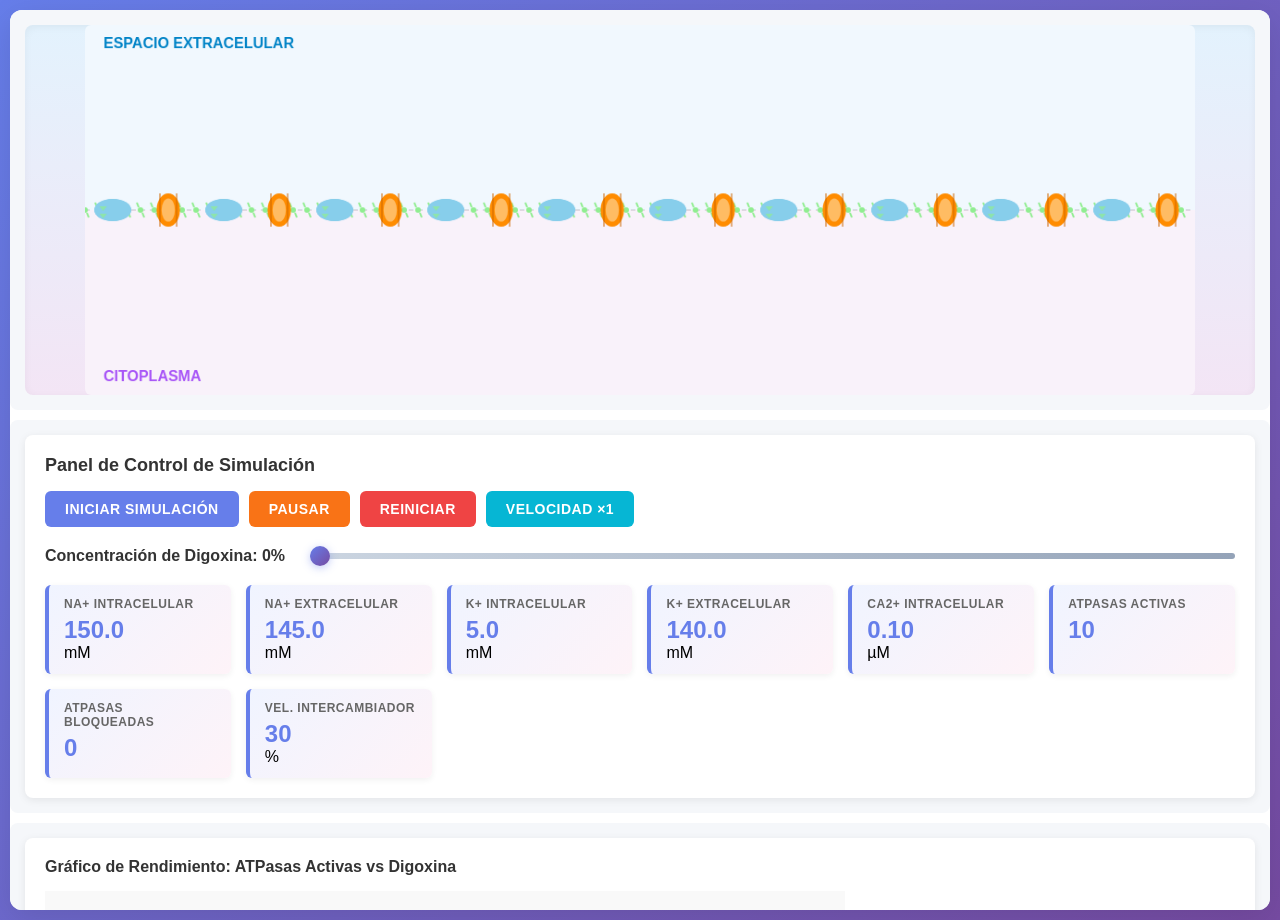
<file: index.html>
<!DOCTYPE html>
<html lang="es">
<head>
    <meta charset="UTF-8">
    <meta name="viewport" content="width=device-width, initial-scale=1.0">
    <title>Simulador Educativo: Digoxina y la Bomba Na+/K+-ATPasa</title>
    <link rel="stylesheet" href="style.css">
</head>
<body>
    <div class="container">
        <!-- ZONA SUPERIOR: Canvas de Simulación -->
        <section class="zone zone-top">
            <div class="canvas-container">
                <canvas id="membraneCanvas" width="1200" height="400"></canvas>
            </div>
        </section>

        <!-- ZONA MEDIA: Panel de Control -->
        <section class="zone zone-middle">
            <div class="control-panel">
                <!-- Título -->
                <h2>Panel de Control de Simulación</h2>

                <!-- Botones de Control -->
                <div class="button-group">
                    <button id="startBtn" class="btn btn-primary">Iniciar Simulación</button>
                    <button id="pauseBtn" class="btn btn-secondary">Pausar</button>
                    <button id="resetBtn" class="btn btn-danger">Reiniciar</button>
                    <button id="speedBtn" class="btn btn-info">Velocidad ×1</button>
                </div>

                <!-- Slider de Concentración de Digoxina -->
                <div class="slider-group">
                    <label for="digoxinSlider">Concentración de Digoxina: <span id="digoxinValue">0</span>%</label>
                    <input type="range" id="digoxinSlider" min="0" max="100" value="0" class="slider">
                </div>

                <!-- Contadores en Tiempo Real -->
                <div class="counters-grid">
                    <div class="counter">
                        <span class="counter-label">Na+ Intracelular</span>
                        <span class="counter-value" id="naIntracellular">150</span> mM
                    </div>
                    <div class="counter">
                        <span class="counter-label">Na+ Extracelular</span>
                        <span class="counter-value" id="naExtracellular">145</span> mM
                    </div>
                    <div class="counter">
                        <span class="counter-label">K+ Intracelular</span>
                        <span class="counter-value" id="kIntracellular">5</span> mM
                    </div>
                    <div class="counter">
                        <span class="counter-label">K+ Extracelular</span>
                        <span class="counter-value" id="kExtracellular">140</span> mM
                    </div>
                    <div class="counter">
                        <span class="counter-label">Ca2+ Intracelular</span>
                        <span class="counter-value" id="caIntracellular">0.1</span> µM
                    </div>
                    <div class="counter">
                        <span class="counter-label">ATPasas Activas</span>
                        <span class="counter-value" id="activePumps">10</span>
                    </div>
                    <div class="counter">
                        <span class="counter-label">ATPasas Bloqueadas</span>
                        <span class="counter-value" id="blockedPumps">0</span>
                    </div>
                    <div class="counter">
                        <span class="counter-label">Vel. Intercambiador</span>
                        <span class="counter-value" id="exchangerSpeed">100</span>%
                    </div>
                </div>
            </div>
        </section>

        <!-- ZONA INFERIOR: Gráfico de Rendimiento -->
        <section class="zone zone-bottom">
            <div class="graph-container">
                <h3>Gráfico de Rendimiento: ATPasas Activas vs Digoxina</h3>
                <canvas id="performanceChart" width="800" height="250"></canvas>
            </div>
        </section>
    </div>

    <script src="script.js"></script>
</body>
</html>
</file>
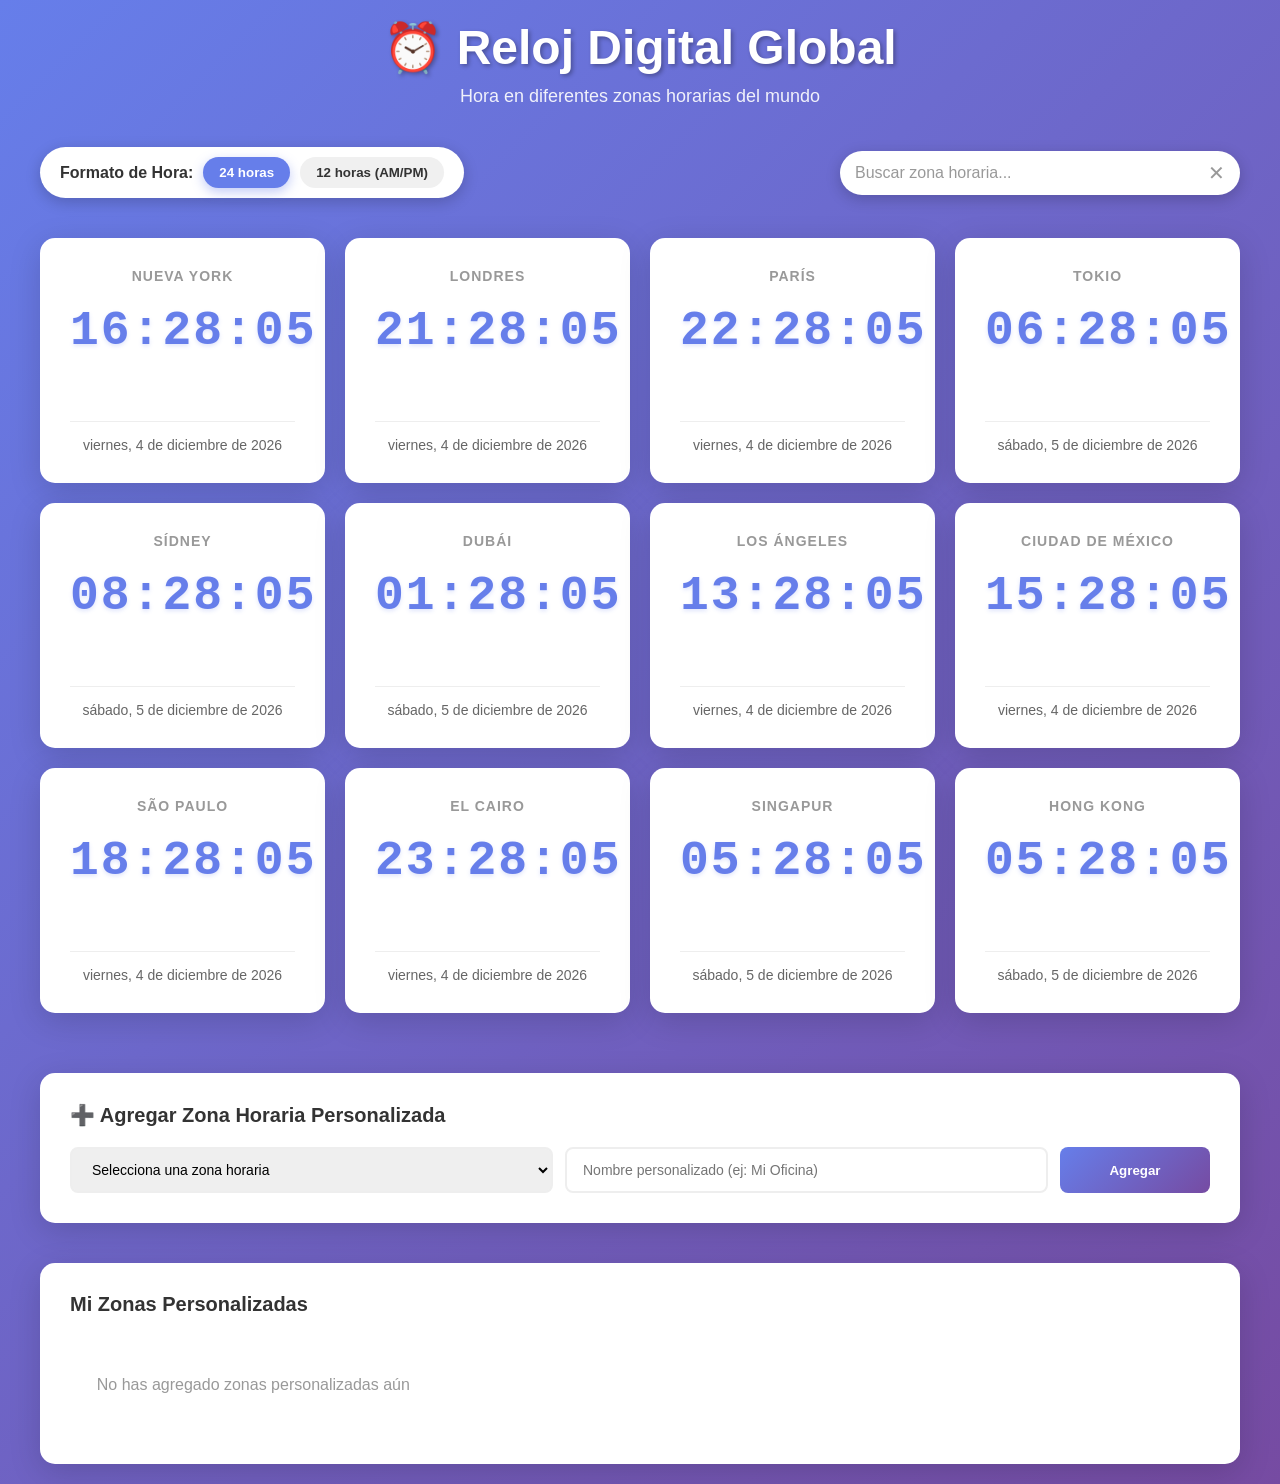
<file: clock-index.html>
<!DOCTYPE html>
<html lang="es">
<head>
    <meta charset="UTF-8">
    <meta name="viewport" content="width=device-width, initial-scale=1.0">
    <title>Reloj Digital - Múltiples Zonas Horarias</title>
    <link rel="stylesheet" href="clock-style.css">
</head>
<body>
    <div class="container">
        <header>
            <h1>⏰ Reloj Digital Global</h1>
            <p>Hora en diferentes zonas horarias del mundo</p>
        </header>

        <div class="controls">
            <div class="format-toggle">
                <label>Formato de Hora:</label>
                <button id="format24Btn" class="btn-format active">24 horas</button>
                <button id="format12Btn" class="btn-format">12 horas (AM/PM)</button>
            </div>
            
            <div class="search-box">
                <input type="text" id="searchInput" placeholder="Buscar zona horaria...">
                <button id="clearSearchBtn" class="btn-clear">✕</button>
            </div>
        </div>

        <div class="timezone-grid" id="timezoneGrid">
            <!-- Los relojes se generarán dinámicamente con JavaScript -->
        </div>

        <div class="add-timezone">
            <h3>➕ Agregar Zona Horaria Personalizada</h3>
            <div class="add-form">
                <select id="timezoneSelect">
                    <option value="">Selecciona una zona horaria</option>
                </select>
                <input type="text" id="timezoneLabel" placeholder="Nombre personalizado (ej: Mi Oficina)">
                <button id="addBtn" class="btn-add">Agregar</button>
            </div>
        </div>

        <div class="custom-timezones" id="customTimezones">
            <h3>Mi Zonas Personalizadas</h3>
            <div id="customList" class="custom-list">
                <!-- Las zonas personalizadas aparecerán aquí -->
            </div>
        </div>
    </div>

    <script src="clock-script.js"></script>
</body>
</html>
</file>
<file: style.css>
* {
    margin: 0;
    padding: 0;
    box-sizing: border-box;
}

body {
    font-family: 'Segoe UI', Tahoma, Geneva, Verdana, sans-serif;
    background: linear-gradient(135deg, #667eea 0%, #764ba2 100%);
    min-height: 100vh;
    padding: 10px;
}

.container {
    display: flex;
    flex-direction: column;
    height: 100vh;
    gap: 10px;
    background: white;
    border-radius: 12px;
    overflow: hidden;
    box-shadow: 0 8px 32px rgba(0, 0, 0, 0.1);
}

.zone {
    display: flex;
    align-items: center;
    justify-content: center;
    background: #f5f7fa;
    border-radius: 8px;
    padding: 15px;
}

.zone-top {
    flex: 1;
    min-height: 400px;
}

.zone-middle {
    flex: 0 0 auto;
    min-height: auto;
}

.zone-bottom {
    flex: 0 0 auto;
    min-height: 280px;
}

/* Canvas Container */
.canvas-container {
    width: 100%;
    height: 100%;
    display: flex;
    align-items: center;
    justify-content: center;
    background: linear-gradient(180deg, #e3f2fd 0%, #f3e5f5 100%);
    border-radius: 8px;
    box-shadow: inset 0 2px 8px rgba(0, 0, 0, 0.05);
}

#membraneCanvas {
    max-width: 100%;
    max-height: 100%;
    border-radius: 6px;
}

/* Control Panel */
.control-panel {
    width: 100%;
    background: white;
    padding: 20px;
    border-radius: 8px;
    box-shadow: 0 2px 8px rgba(0, 0, 0, 0.08);
}

.control-panel h2 {
    color: #333;
    margin-bottom: 15px;
    font-size: 18px;
}

/* Button Group */
.button-group {
    display: flex;
    gap: 10px;
    margin-bottom: 20px;
    flex-wrap: wrap;
}

.btn {
    padding: 10px 20px;
    border: none;
    border-radius: 6px;
    font-size: 14px;
    font-weight: 600;
    cursor: pointer;
    transition: all 0.3s ease;
    text-transform: uppercase;
    letter-spacing: 0.5px;
}

.btn-primary {
    background: #667eea;
    color: white;
}

.btn-primary:hover {
    background: #5568d3;
    transform: translateY(-2px);
    box-shadow: 0 4px 12px rgba(102, 126, 234, 0.4);
}

.btn-secondary {
    background: #f97316;
    color: white;
}

.btn-secondary:hover {
    background: #ea580c;
    transform: translateY(-2px);
    box-shadow: 0 4px 12px rgba(249, 115, 22, 0.4);
}

.btn-danger {
    background: #ef4444;
    color: white;
}

.btn-danger:hover {
    background: #dc2626;
    transform: translateY(-2px);
    box-shadow: 0 4px 12px rgba(239, 68, 68, 0.4);
}

.btn-info {
    background: #06b6d4;
    color: white;
}

.btn-info:hover {
    background: #0891b2;
    transform: translateY(-2px);
    box-shadow: 0 4px 12px rgba(6, 182, 212, 0.4);
}

/* Slider Group */
.slider-group {
    display: flex;
    align-items: center;
    gap: 15px;
    margin-bottom: 20px;
}

.slider-group label {
    font-weight: 600;
    color: #333;
    min-width: 250px;
}

.slider {
    flex: 1;
    height: 6px;
    border-radius: 3px;
    background: linear-gradient(90deg, #cbd5e1, #94a3b8);
    outline: none;
    -webkit-appearance: none;
    appearance: none;
    cursor: pointer;
}

.slider::-webkit-slider-thumb {
    -webkit-appearance: none;
    appearance: none;
    width: 20px;
    height: 20px;
    border-radius: 50%;
    background: linear-gradient(135deg, #667eea, #764ba2);
    cursor: pointer;
    box-shadow: 0 2px 8px rgba(102, 126, 234, 0.4);
    transition: all 0.2s ease;
}

.slider::-webkit-slider-thumb:hover {
    transform: scale(1.2);
}

.slider::-moz-range-thumb {
    width: 20px;
    height: 20px;
    border-radius: 50%;
    background: linear-gradient(135deg, #667eea, #764ba2);
    cursor: pointer;
    border: none;
    box-shadow: 0 2px 8px rgba(102, 126, 234, 0.4);
    transition: all 0.2s ease;
}

.slider::-moz-range-thumb:hover {
    transform: scale(1.2);
}

/* Counters Grid */
.counters-grid {
    display: grid;
    grid-template-columns: repeat(auto-fit, minmax(180px, 1fr));
    gap: 15px;
}

.counter {
    display: flex;
    flex-direction: column;
    padding: 12px 15px;
    background: linear-gradient(135deg, #f0f4ff, #fef3f8);
    border-left: 4px solid #667eea;
    border-radius: 6px;
    box-shadow: 0 2px 6px rgba(0, 0, 0, 0.06);
}

.counter-label {
    font-size: 12px;
    font-weight: 600;
    color: #666;
    text-transform: uppercase;
    letter-spacing: 0.5px;
    margin-bottom: 5px;
}

.counter-value {
    font-size: 24px;
    font-weight: 700;
    color: #667eea;
}

/* Graph Container */
.graph-container {
    width: 100%;
    background: white;
    padding: 20px;
    border-radius: 8px;
    box-shadow: 0 2px 8px rgba(0, 0, 0, 0.08);
}

.graph-container h3 {
    color: #333;
    margin-bottom: 15px;
    font-size: 16px;
}

#performanceChart {
    max-width: 100%;
    height: auto;
    display: block;
}

/* Responsive Design */
@media (max-width: 768px) {
    .container {
        flex-direction: column;
        height: auto;
    }

    .zone-top {
        min-height: 300px;
    }

    .slider-group {
        flex-direction: column;
        align-items: flex-start;
    }

    .slider-group label {
        min-width: auto;
    }

    .counters-grid {
        grid-template-columns: repeat(2, 1fr);
    }

    .button-group {
        flex-direction: column;
    }

    .btn {
        width: 100%;
    }
}

@media (max-width: 480px) {
    .counters-grid {
        grid-template-columns: 1fr;
    }

    .control-panel h2 {
        font-size: 16px;
    }

    #membraneCanvas {
        max-width: 100%;
    }
}
</file>
<file: clock-style.css>
* {
    margin: 0;
    padding: 0;
    box-sizing: border-box;
}

body {
    font-family: 'Segoe UI', Tahoma, Geneva, Verdana, sans-serif;
    background: linear-gradient(135deg, #667eea 0%, #764ba2 100%);
    min-height: 100vh;
    padding: 20px;
}

.container {
    max-width: 1200px;
    margin: 0 auto;
}

/* Header */
header {
    text-align: center;
    color: white;
    margin-bottom: 40px;
    animation: slideDown 0.6s ease-out;
}

header h1 {
    font-size: 48px;
    margin-bottom: 10px;
    text-shadow: 2px 2px 4px rgba(0, 0, 0, 0.3);
}

header p {
    font-size: 18px;
    opacity: 0.9;
}

/* Controls */
.controls {
    display: flex;
    justify-content: space-between;
    align-items: center;
    margin-bottom: 40px;
    gap: 20px;
    flex-wrap: wrap;
}

.format-toggle {
    display: flex;
    gap: 10px;
    align-items: center;
    background: white;
    padding: 10px 20px;
    border-radius: 50px;
    box-shadow: 0 4px 15px rgba(0, 0, 0, 0.2);
}

.format-toggle label {
    font-weight: 600;
    color: #333;
}

.btn-format {
    padding: 8px 16px;
    border: none;
    border-radius: 50px;
    background: #f0f0f0;
    color: #333;
    cursor: pointer;
    font-weight: 600;
    transition: all 0.3s ease;
}

.btn-format.active {
    background: #667eea;
    color: white;
    box-shadow: 0 4px 12px rgba(102, 126, 234, 0.4);
}

.btn-format:hover {
    transform: translateY(-2px);
}

/* Search Box */
.search-box {
    display: flex;
    gap: 10px;
    background: white;
    padding: 10px 15px;
    border-radius: 50px;
    box-shadow: 0 4px 15px rgba(0, 0, 0, 0.2);
    flex: 1;
    max-width: 400px;
}

#searchInput {
    flex: 1;
    border: none;
    outline: none;
    font-size: 16px;
    color: #333;
}

#searchInput::placeholder {
    color: #999;
}

.btn-clear {
    background: none;
    border: none;
    color: #999;
    cursor: pointer;
    font-size: 20px;
    transition: all 0.2s ease;
}

.btn-clear:hover {
    color: #667eea;
}

/* Timezone Grid */
.timezone-grid {
    display: grid;
    grid-template-columns: repeat(auto-fill, minmax(280px, 1fr));
    gap: 20px;
    margin-bottom: 60px;
    animation: fadeIn 0.8s ease-out;
}

.clock-card {
    background: white;
    border-radius: 15px;
    padding: 30px;
    box-shadow: 0 8px 32px rgba(0, 0, 0, 0.15);
    text-align: center;
    transition: all 0.3s ease;
    animation: scaleIn 0.5s ease-out;
}

.clock-card:hover {
    transform: translateY(-8px);
    box-shadow: 0 12px 40px rgba(102, 126, 234, 0.3);
}

.timezone-name {
    font-size: 14px;
    color: #999;
    text-transform: uppercase;
    letter-spacing: 1px;
    margin-bottom: 15px;
    font-weight: 600;
}

.digital-clock {
    font-size: 48px;
    font-weight: 700;
    color: #667eea;
    font-family: 'Courier New', monospace;
    margin: 20px 0;
    letter-spacing: 2px;
    text-shadow: 0 2px 4px rgba(102, 126, 234, 0.2);
}

.time-period {
    font-size: 20px;
    color: #764ba2;
    font-weight: 600;
    margin-top: 10px;
    min-height: 28px;
}

.date-display {
    font-size: 14px;
    color: #666;
    margin-top: 15px;
    padding-top: 15px;
    border-top: 1px solid #eee;
}

.delete-btn {
    background: #ff4757;
    color: white;
    border: none;
    padding: 8px 16px;
    border-radius: 20px;
    cursor: pointer;
    font-size: 12px;
    margin-top: 15px;
    transition: all 0.3s ease;
    opacity: 0;
}

.clock-card:hover .delete-btn {
    opacity: 1;
}

.delete-btn:hover {
    background: #ff3838;
    transform: scale(1.05);
}

/* Add Timezone Section */
.add-timezone {
    background: white;
    border-radius: 15px;
    padding: 30px;
    margin-bottom: 40px;
    box-shadow: 0 8px 32px rgba(0, 0, 0, 0.15);
}

.add-timezone h3 {
    color: #333;
    margin-bottom: 20px;
    font-size: 20px;
}

.add-form {
    display: flex;
    gap: 12px;
    flex-wrap: wrap;
}

.add-form select,
.add-form input {
    flex: 1;
    min-width: 200px;
    padding: 12px 16px;
    border: 2px solid #eee;
    border-radius: 8px;
    font-size: 14px;
    transition: all 0.3s ease;
}

.add-form select:focus,
.add-form input:focus {
    outline: none;
    border-color: #667eea;
    box-shadow: 0 0 0 3px rgba(102, 126, 234, 0.1);
}

.btn-add {
    padding: 12px 30px;
    background: linear-gradient(135deg, #667eea, #764ba2);
    color: white;
    border: none;
    border-radius: 8px;
    cursor: pointer;
    font-weight: 600;
    transition: all 0.3s ease;
    min-width: 150px;
}

.btn-add:hover {
    transform: translateY(-2px);
    box-shadow: 0 4px 15px rgba(102, 126, 234, 0.4);
}

.btn-add:active {
    transform: translateY(0);
}

/* Custom Timezones */
.custom-timezones {
    background: white;
    border-radius: 15px;
    padding: 30px;
    box-shadow: 0 8px 32px rgba(0, 0, 0, 0.15);
}

.custom-timezones h3 {
    color: #333;
    margin-bottom: 20px;
    font-size: 20px;
}

.custom-list {
    display: grid;
    grid-template-columns: repeat(auto-fill, minmax(280px, 1fr));
    gap: 20px;
}

.custom-list .clock-card {
    background: linear-gradient(135deg, #f5f7fa, #fef3f8);
    border: 2px solid #667eea;
}

/* Empty State */
.empty-state {
    text-align: center;
    padding: 40px 20px;
    color: #999;
}

.empty-state p {
    font-size: 16px;
}

/* Animations */
@keyframes slideDown {
    from {
        opacity: 0;
        transform: translateY(-30px);
    }
    to {
        opacity: 1;
        transform: translateY(0);
    }
}

@keyframes fadeIn {
    from {
        opacity: 0;
    }
    to {
        opacity: 1;
    }
}

@keyframes scaleIn {
    from {
        opacity: 0;
        transform: scale(0.95);
    }
    to {
        opacity: 1;
        transform: scale(1);
    }
}

/* Responsive */
@media (max-width: 768px) {
    header h1 {
        font-size: 36px;
    }

    .controls {
        flex-direction: column;
        align-items: stretch;
    }

    .search-box {
        max-width: 100%;
    }

    .format-toggle {
        justify-content: center;
    }

    .timezone-grid,
    .custom-list {
        grid-template-columns: 1fr;
    }

    .digital-clock {
        font-size: 36px;
    }

    .add-form {
        flex-direction: column;
    }

    .add-form select,
    .add-form input,
    .btn-add {
        min-width: 100%;
    }
}
</file>
